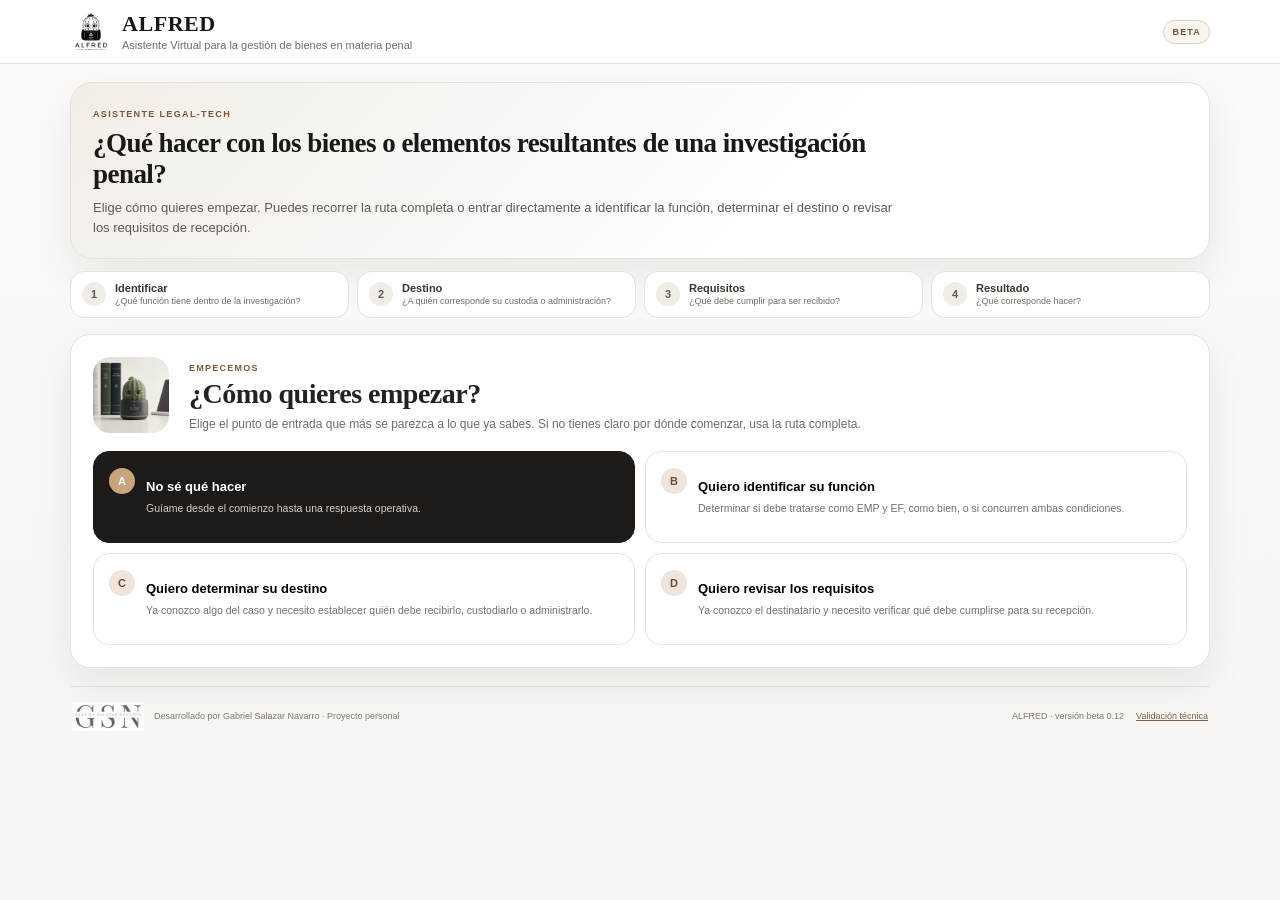
<file: index.html>
<!doctype html>
<html lang="es">
<head>
<meta charset="utf-8">
<meta name="viewport" content="width=device-width,initial-scale=1,viewport-fit=cover">
<meta name="theme-color" content="#171614">
<meta name="color-scheme" content="light">
<meta name="description" content="ALFRED: Asistente Virtual para la gestión de bienes en materia penal.">
<link rel="manifest" href="manifest.webmanifest">
<link rel="apple-touch-icon" href="assets/apple-touch-icon.png">
<link rel="icon" href="assets/icon-192.png">
<title>ALFRED · Asistente Virtual para la gestión de bienes en materia penal</title>
<link rel="stylesheet" href="styles.css">
</head>
<body>
<header class="topbar">
  <div class="topbarInner">
    <button id="brandHome" class="brand brandButton" type="button" aria-label="ALFRED, inicio">
      <img src="assets/alfred-mark.webp" alt="" class="brandMark">
      <span class="brandCopy"><strong>ALFRED</strong><small>Asistente Virtual para la gestión de bienes en materia penal</small></span>
    </button>
    <span class="beta">BETA</span>
  </div>
</header>

<div class="appShell">
  <section class="introPanel compactIntro">
    <div class="introCopy">
      <span class="eyebrow">ASISTENTE LEGAL-TECH</span>
      <h1>¿Qué hacer con los bienes o elementos resultantes de una investigación penal?</h1>
      <p>Elige cómo quieres empezar. Puedes recorrer la ruta completa o entrar directamente a identificar la función, determinar el destino o revisar los requisitos de recepción.</p>
    </div>
  </section>

  <nav class="phasebar interactivePhases" aria-label="Etapas de ALFRED">
    <button id="ph1" class="phase" type="button" data-module="identify"><b>1</b><span><strong>Identificar</strong><em>¿Qué función tiene dentro de la investigación?</em></span></button>
    <button id="ph2" class="phase" type="button" data-module="destination"><b>2</b><span><strong>Destino</strong><em>¿A quién corresponde su custodia o administración?</em></span></button>
    <button id="ph3" class="phase" type="button" data-module="validate"><b>3</b><span><strong>Requisitos</strong><em>¿Qué debe cumplir para ser recibido?</em></span></button>
    <button id="ph4" class="phase" type="button" data-module="result"><b>4</b><span><strong>Resultado</strong><em>¿Qué corresponde hacer?</em></span></button>
  </nav>

  <div class="workspace">
    <aside id="routeSidebar" class="routeSidebar" aria-label="Ruta recorrida">
      <div class="routeHeader">
        <div><span class="routeLabel">Ruta recorrida</span><span id="routeCount" class="routeCount">0 pasos</span></div>
        <div class="routeActions"><button id="toggleRoute" class="textButton mobileOnly" type="button">Ver</button><button id="restart" class="textButton" type="button">Reiniciar</button></div>
      </div>
      <div id="routeBody" class="routeBody">
        <div id="history" class="history"></div>
        <button id="back" class="secondary fullWidth" disabled type="button">← Volver</button>
        <p class="sideHint">Responde hechos que puedas observar o verificar. No necesitas memorizar la norma.</p>
      </div>
    </aside>

    <main class="mainColumn">
      <div id="coherence" class="warn hidden"></div>

      <section id="homeCard" class="card homeCard">
        <div class="homeIntro">
          <img src="assets/alfred-main.webp" alt="Alfred" class="homeAlfred">
          <div><span class="kicker">EMPECEMOS</span><h2>¿Cómo quieres empezar?</h2><p>Elige el punto de entrada que más se parezca a lo que ya sabes. Si no tienes claro por dónde comenzar, usa la ruta completa.</p></div>
        </div>
        <div class="moduleGrid">
          <button class="moduleCard featured" type="button" data-home="guided"><span class="moduleNumber">A</span><strong>No sé qué hacer</strong><small>Guíame desde el comienzo hasta una respuesta operativa.</small></button>
          <button class="moduleCard" type="button" data-home="identify"><span class="moduleNumber">B</span><strong>Quiero identificar su función</strong><small>Determinar si debe tratarse como EMP y EF, como bien, o si concurren ambas condiciones.</small></button>
          <button class="moduleCard" type="button" data-home="destination"><span class="moduleNumber">C</span><strong>Quiero determinar su destino</strong><small>Ya conozco algo del caso y necesito establecer quién debe recibirlo, custodiarlo o administrarlo.</small></button>
          <button class="moduleCard" type="button" data-home="validate"><span class="moduleNumber">D</span><strong>Quiero revisar los requisitos</strong><small>Ya conozco el destinatario y necesito verificar qué debe cumplirse para su recepción.</small></button>
        </div>
      </section>

      <section id="directDestCard" class="card hidden">
        <div class="cardHead"><span class="kicker">ACCESO DIRECTO · DESTINO</span><span class="assistantPill">Alfred orienta</span></div>
        <h2>¿Qué clase de elemento o bien tienes?</h2>
        <p class="intro">Este acceso es útil si ya conoces la categoría general. Si alguna opción te genera duda, vuelve a la ruta completa.</p>
        <div id="directDestOptions" class="options categoryOptions"></div>
        <div class="buttons"><button id="destGuided" class="secondary" type="button">No estoy seguro · usar ruta completa</button></div>
      </section>

      <section id="directValidateCard" class="card hidden">
        <div class="cardHead"><span class="kicker">ACCESO DIRECTO · REQUISITOS</span><span class="assistantPill">Alfred verifica</span></div>
        <h2>Selecciona el destinatario</h2>
        <p class="intro">Elige la entidad, área o custodio que ya tienes identificado. Alfred te mostrará los requisitos de recepción aplicables.</p>
        <label class="searchLabel" for="destinationSearch">Buscar destino</label>
        <input id="destinationSearch" class="searchInput" type="search" placeholder="Ej. Almacén, FEAB, SAE, DIAN, Medicina Legal…" autocomplete="off">
        <div id="popularDestinations" class="popularGrid"></div>
        <details class="allDestinations"><summary>Ver todos los destinos disponibles</summary><div id="allDestinationList" class="options destinationList"></div></details>
      </section>

      <section id="identifyResultCard" class="card withArt hidden">
        <img src="assets/alfred-idea.webp" alt="Alfred orientando" class="stageArt">
        <span class="kicker">RESULTADO DE IDENTIFICACIÓN</span><h2 id="identifyResultTitle"></h2>
        <div id="identifyResultBody"></div>
        <div class="buttons"><button id="identifyContinue" class="primary" type="button">Continuar hasta saber qué hacer</button><button id="identifyHome" class="secondary" type="button">Volver al inicio</button></div>
      </section>

      <section id="lastResultCard" class="card withArt hidden">
        <img src="assets/alfred-done.webp" alt="Alfred con resultado" class="stageArt">
        <span class="kicker">ÚLTIMO RESULTADO</span><h2 id="lastResultTitle">Tu último resultado</h2>
        <div id="lastResultBody"></div>
        <div class="buttons"><button id="lastResultNew" class="primary" type="button">Nueva consulta</button></div>
      </section>

      <section id="legalCard" class="card withArt hidden">
        <img src="assets/alfred-curious.webp" alt="Alfred preguntando" class="stageArt">
        <div class="cardHead"><div class="tags"><span id="nodeCode" class="tag internalCode"></span><span id="nodeKind" class="tag muted"></span></div><span class="assistantPill">Alfred te guía</span></div>
        <h2 id="nodeTitle"></h2>
        <p id="nodeIntro" class="intro"></p>
        <div id="options" class="options"></div>
        <button id="helpBtn" class="helpBtn" type="button">Alfred, explícame cómo decidir</button>
        <div id="helpPanel" class="helpPanel hidden"></div>
        <details class="legalDetails"><summary>Ver fundamento jurídico</summary><div id="legalDetails"></div></details>
      </section>

      <section id="destRouteCard" class="card withArt hidden">
        <img src="assets/alfred-idea.webp" alt="Alfred orientando" class="stageArt">
        <div class="cardHead"><div class="tags"><span id="drCode" class="tag internalCode"></span><span class="tag desttag">DESTINO</span></div><span class="assistantPill">Alfred orienta</span></div>
        <h2 id="drTitle"></h2><p id="drIntro" class="intro"></p>
        <div id="drOptions" class="options"></div>
        <button id="drHelpBtn" class="helpBtn" type="button">Alfred, explícame cómo decidir</button>
        <div id="drHelpPanel" class="helpPanel hidden"></div>
      </section>

      <section id="destinationCard" class="card withArt hidden">
        <img src="assets/alfred-idea.webp" alt="Alfred encontró el destino" class="stageArt">
        <div class="kicker">DESTINO QUE CORRESPONDE</div><h2 id="destTitle"></h2>
        <p class="destinationLead">Ya identificamos a quién corresponde su recepción, custodia o administración. Ahora puedes revisar los requisitos aplicables.</p>
        <div id="destSummary" class="resultGrid"></div>
        <div class="buttons"><button id="validateBtn" class="primary" type="button">Revisar requisitos de recepción</button><button id="destBack" class="secondary" type="button">← Revisar ruta</button></div>
        <details><summary>Ver fundamento del destino</summary><div id="destLegal"></div></details>
      </section>

      <section id="dispositionCard" class="card withArt hidden">
        <img src="assets/alfred-idea.webp" alt="Alfred orientando" class="stageArt">
        <div class="kicker">TRATAMIENTO / DISPOSICIÓN FINAL</div><h2 id="dispTitle"></h2>
        <p class="destinationLead">La destrucción no elimina la etapa de custodia. Alfred separa quién responde por el bien mientras existe, qué debe preservarse, quién decide y quién ejecuta la disposición.</p>
        <div id="dispSummary" class="resultGrid"></div>
        <div class="buttons"><button id="dispositionValidateBtn" class="primary" type="button">Revisar requisitos para la destrucción</button><button id="dispositionBack" class="secondary" type="button">← Revisar ruta</button></div>
        <details><summary>Ver fundamento de la disposición</summary><div id="dispLegal"></div></details>
      </section>

      <section id="temporaryCard" class="card final withArt hidden">
        <img src="assets/alfred-idea.webp" alt="Alfred orientando" class="stageArt">
        <div id="tempStatus" class="status mid"></div><h2 id="tempTitle"></h2>
        <div id="tempBody"></div>
        <div class="buttons"><button id="tempResume" class="primary" type="button">Revisar nuevamente</button><button id="tempBack" class="secondary" type="button">← Revisar ruta</button><button id="tempHome" class="secondary" type="button">Nueva consulta</button></div>
        <details><summary>Ver fundamento jurídico</summary><div id="tempLegal"></div></details>
      </section>

      <section id="checkCard" class="card withArt hidden">
        <img src="assets/alfred-main.webp" alt="Alfred verificando" class="stageArt">
        <div id="checkKicker" class="kicker">CHECKLIST DE RECEPCIÓN</div><h2 id="checkTitle"></h2>
        <p id="checkSub" class="sub">Marca cada requisito según la situación real. Los requisitos condicionales permiten “No aplica”.</p>
        <div id="checkItems"></div>
        <div class="buttons"><button id="evaluateBtn" class="primary" type="button">Evaluar</button><button id="checkBack" class="secondary" type="button">← Volver al destino</button></div>
      </section>

      <section id="finalCard" class="card final withArt hidden">
        <img src="assets/alfred-done.webp" alt="Alfred finalizó" class="stageArt">
        <div id="finalStatus" class="status"></div><h2 id="finalTitle"></h2>
        <div id="finalBody"></div>
        <div class="buttons"><button id="copy" class="primary" type="button">Copiar resultado</button><button id="again" class="secondary" type="button">Nueva consulta</button></div>
      </section>
    </main>
  </div>

  <footer class="footerBar">
    <div class="footerCredit"><img src="assets/gsn-logo.webp" alt="Gabriel Salazar Navarro" class="footerLogo"><span>Desarrollado por Gabriel Salazar Navarro · Proyecto personal</span></div>
    <div class="footerMeta"><span>ALFRED · versión beta 0.12</span><button id="testsBtn" class="footerLink" type="button">Validación técnica</button></div>
  </footer>
</div>

<div id="modal" class="modal hidden"><div class="modalbox"><div class="modalhead"><div><span class="eyebrow">VALIDACIÓN TÉCNICA</span><h2>Casos de prueba de ALFRED</h2></div><button id="closeModal" class="modalGhost" type="button">Cerrar</button></div><div id="testList"></div></div></div>
<script src="data.js"></script><script src="app.js"></script>
</body></html>
</file>
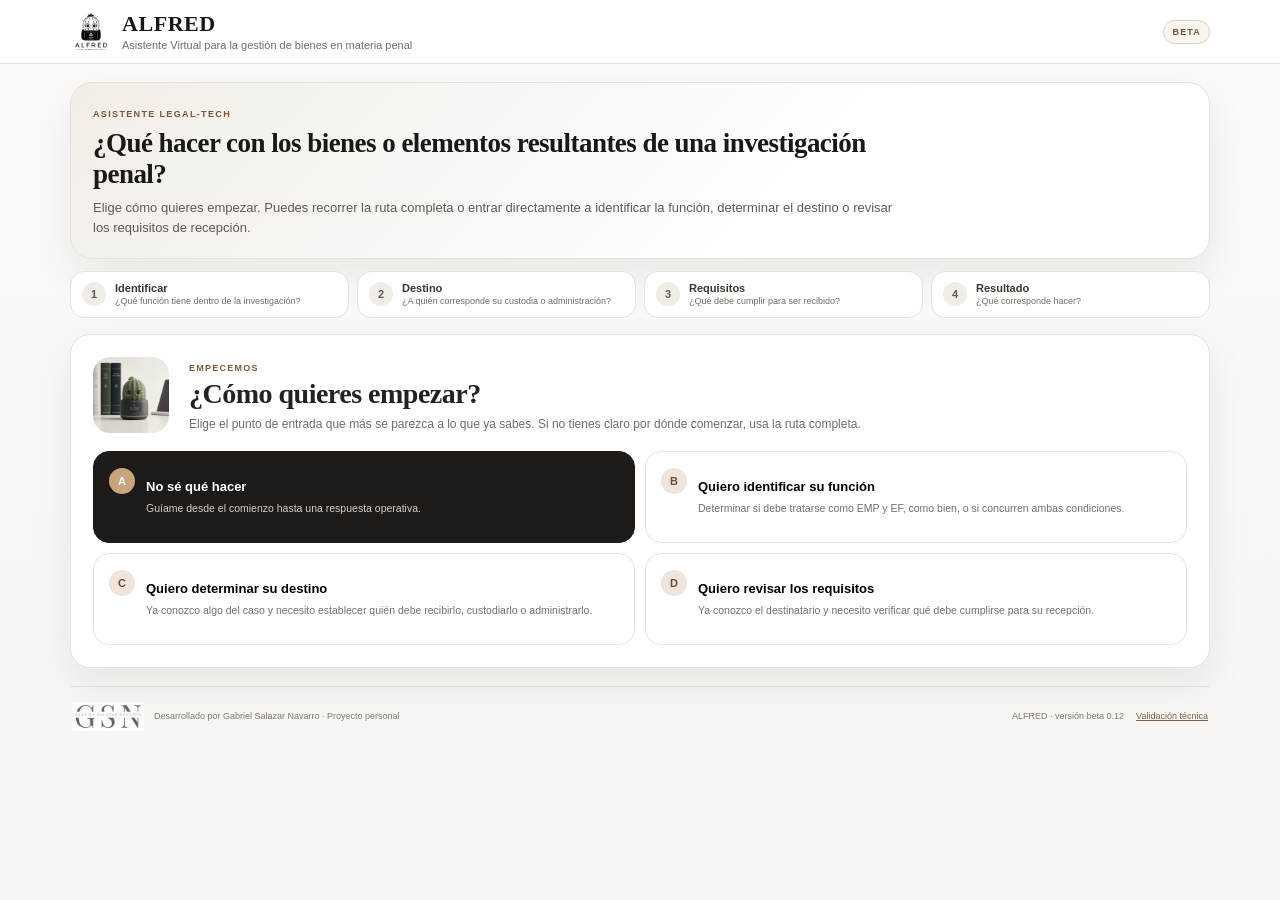
<file: desktop.html>
<!doctype html>
<html lang="es">
<head>
<meta charset="utf-8">
<meta name="viewport" content="width=device-width,initial-scale=1,viewport-fit=cover">
<meta name="theme-color" content="#171614">
<meta name="color-scheme" content="light">
<meta name="description" content="ALFRED: Asistente Virtual para la gestión de bienes en materia penal.">
<link rel="manifest" href="manifest.webmanifest">
<link rel="apple-touch-icon" href="assets/apple-touch-icon.png">
<link rel="icon" href="assets/icon-192.png">
<title>ALFRED Desktop · Asistente Virtual para la gestión de bienes en materia penal</title>
<link rel="stylesheet" href="styles.css">
</head>
<body class="forceDesktop">
<header class="topbar">
  <div class="topbarInner">
    <button id="brandHome" class="brand brandButton" type="button" aria-label="ALFRED, inicio">
      <img src="assets/alfred-mark.webp" alt="" class="brandMark">
      <span class="brandCopy"><strong>ALFRED</strong><small>Asistente Virtual para la gestión de bienes en materia penal</small></span>
    </button>
    <span class="beta">BETA</span>
  </div>
</header>

<div class="appShell">
  <section class="introPanel compactIntro">
    <div class="introCopy">
      <span class="eyebrow">ASISTENTE LEGAL-TECH</span>
      <h1>¿Qué hacer con los bienes o elementos resultantes de una investigación penal?</h1>
      <p>Elige cómo quieres empezar. Puedes recorrer la ruta completa o entrar directamente a identificar la función, determinar el destino o revisar los requisitos de recepción.</p>
    </div>
  </section>

  <nav class="phasebar interactivePhases" aria-label="Etapas de ALFRED">
    <button id="ph1" class="phase" type="button" data-module="identify"><b>1</b><span><strong>Identificar</strong><em>¿Qué función tiene dentro de la investigación?</em></span></button>
    <button id="ph2" class="phase" type="button" data-module="destination"><b>2</b><span><strong>Destino</strong><em>¿A quién corresponde su custodia o administración?</em></span></button>
    <button id="ph3" class="phase" type="button" data-module="validate"><b>3</b><span><strong>Requisitos</strong><em>¿Qué debe cumplir para ser recibido?</em></span></button>
    <button id="ph4" class="phase" type="button" data-module="result"><b>4</b><span><strong>Resultado</strong><em>¿Qué corresponde hacer?</em></span></button>
  </nav>

  <div class="workspace">
    <aside id="routeSidebar" class="routeSidebar" aria-label="Ruta recorrida">
      <div class="routeHeader">
        <div><span class="routeLabel">Ruta recorrida</span><span id="routeCount" class="routeCount">0 pasos</span></div>
        <div class="routeActions"><button id="toggleRoute" class="textButton mobileOnly" type="button">Ver</button><button id="restart" class="textButton" type="button">Reiniciar</button></div>
      </div>
      <div id="routeBody" class="routeBody">
        <div id="history" class="history"></div>
        <button id="back" class="secondary fullWidth" disabled type="button">← Volver</button>
        <p class="sideHint">Responde hechos que puedas observar o verificar. No necesitas memorizar la norma.</p>
      </div>
    </aside>

    <main class="mainColumn">
      <div id="coherence" class="warn hidden"></div>

      <section id="homeCard" class="card homeCard">
        <div class="homeIntro">
          <img src="assets/alfred-main.webp" alt="Alfred" class="homeAlfred">
          <div><span class="kicker">EMPECEMOS</span><h2>¿Cómo quieres empezar?</h2><p>Elige el punto de entrada que más se parezca a lo que ya sabes. Si no tienes claro por dónde comenzar, usa la ruta completa.</p></div>
        </div>
        <div class="moduleGrid">
          <button class="moduleCard featured" type="button" data-home="guided"><span class="moduleNumber">A</span><strong>No sé qué hacer</strong><small>Guíame desde el comienzo hasta una respuesta operativa.</small></button>
          <button class="moduleCard" type="button" data-home="identify"><span class="moduleNumber">B</span><strong>Quiero identificar su función</strong><small>Determinar si debe tratarse como EMP y EF, como bien, o si concurren ambas condiciones.</small></button>
          <button class="moduleCard" type="button" data-home="destination"><span class="moduleNumber">C</span><strong>Quiero determinar su destino</strong><small>Ya conozco algo del caso y necesito establecer quién debe recibirlo, custodiarlo o administrarlo.</small></button>
          <button class="moduleCard" type="button" data-home="validate"><span class="moduleNumber">D</span><strong>Quiero revisar los requisitos</strong><small>Ya conozco el destinatario y necesito verificar qué debe cumplirse para su recepción.</small></button>
        </div>
      </section>

      <section id="directDestCard" class="card hidden">
        <div class="cardHead"><span class="kicker">ACCESO DIRECTO · DESTINO</span><span class="assistantPill">Alfred orienta</span></div>
        <h2>¿Qué clase de elemento o bien tienes?</h2>
        <p class="intro">Este acceso es útil si ya conoces la categoría general. Si alguna opción te genera duda, vuelve a la ruta completa.</p>
        <div id="directDestOptions" class="options categoryOptions"></div>
        <div class="buttons"><button id="destGuided" class="secondary" type="button">No estoy seguro · usar ruta completa</button></div>
      </section>

      <section id="directValidateCard" class="card hidden">
        <div class="cardHead"><span class="kicker">ACCESO DIRECTO · REQUISITOS</span><span class="assistantPill">Alfred verifica</span></div>
        <h2>Selecciona el destinatario</h2>
        <p class="intro">Elige la entidad, área o custodio que ya tienes identificado. Alfred te mostrará los requisitos de recepción aplicables.</p>
        <label class="searchLabel" for="destinationSearch">Buscar destino</label>
        <input id="destinationSearch" class="searchInput" type="search" placeholder="Ej. Almacén, FEAB, SAE, DIAN, Medicina Legal…" autocomplete="off">
        <div id="popularDestinations" class="popularGrid"></div>
        <details class="allDestinations"><summary>Ver todos los destinos disponibles</summary><div id="allDestinationList" class="options destinationList"></div></details>
      </section>

      <section id="identifyResultCard" class="card withArt hidden">
        <img src="assets/alfred-idea.webp" alt="Alfred orientando" class="stageArt">
        <span class="kicker">RESULTADO DE IDENTIFICACIÓN</span><h2 id="identifyResultTitle"></h2>
        <div id="identifyResultBody"></div>
        <div class="buttons"><button id="identifyContinue" class="primary" type="button">Continuar hasta saber qué hacer</button><button id="identifyHome" class="secondary" type="button">Volver al inicio</button></div>
      </section>

      <section id="lastResultCard" class="card withArt hidden">
        <img src="assets/alfred-done.webp" alt="Alfred con resultado" class="stageArt">
        <span class="kicker">ÚLTIMO RESULTADO</span><h2 id="lastResultTitle">Tu último resultado</h2>
        <div id="lastResultBody"></div>
        <div class="buttons"><button id="lastResultNew" class="primary" type="button">Nueva consulta</button></div>
      </section>

      <section id="legalCard" class="card withArt hidden">
        <img src="assets/alfred-curious.webp" alt="Alfred preguntando" class="stageArt">
        <div class="cardHead"><div class="tags"><span id="nodeCode" class="tag internalCode"></span><span id="nodeKind" class="tag muted"></span></div><span class="assistantPill">Alfred te guía</span></div>
        <h2 id="nodeTitle"></h2>
        <p id="nodeIntro" class="intro"></p>
        <div id="options" class="options"></div>
        <button id="helpBtn" class="helpBtn" type="button">Alfred, explícame cómo decidir</button>
        <div id="helpPanel" class="helpPanel hidden"></div>
        <details class="legalDetails"><summary>Ver fundamento jurídico</summary><div id="legalDetails"></div></details>
      </section>

      <section id="destRouteCard" class="card withArt hidden">
        <img src="assets/alfred-idea.webp" alt="Alfred orientando" class="stageArt">
        <div class="cardHead"><div class="tags"><span id="drCode" class="tag internalCode"></span><span class="tag desttag">DESTINO</span></div><span class="assistantPill">Alfred orienta</span></div>
        <h2 id="drTitle"></h2><p id="drIntro" class="intro"></p>
        <div id="drOptions" class="options"></div>
        <button id="drHelpBtn" class="helpBtn" type="button">Alfred, explícame cómo decidir</button>
        <div id="drHelpPanel" class="helpPanel hidden"></div>
      </section>

      <section id="destinationCard" class="card withArt hidden">
        <img src="assets/alfred-idea.webp" alt="Alfred encontró el destino" class="stageArt">
        <div class="kicker">DESTINO QUE CORRESPONDE</div><h2 id="destTitle"></h2>
        <p class="destinationLead">Ya identificamos a quién corresponde su recepción, custodia o administración. Ahora puedes revisar los requisitos aplicables.</p>
        <div id="destSummary" class="resultGrid"></div>
        <div class="buttons"><button id="validateBtn" class="primary" type="button">Revisar requisitos de recepción</button><button id="destBack" class="secondary" type="button">← Revisar ruta</button></div>
        <details><summary>Ver fundamento del destino</summary><div id="destLegal"></div></details>
      </section>

      <section id="dispositionCard" class="card withArt hidden">
        <img src="assets/alfred-idea.webp" alt="Alfred orientando" class="stageArt">
        <div class="kicker">TRATAMIENTO / DISPOSICIÓN FINAL</div><h2 id="dispTitle"></h2>
        <p class="destinationLead">La destrucción no elimina la etapa de custodia. Alfred separa quién responde por el bien mientras existe, qué debe preservarse, quién decide y quién ejecuta la disposición.</p>
        <div id="dispSummary" class="resultGrid"></div>
        <div class="buttons"><button id="dispositionValidateBtn" class="primary" type="button">Revisar requisitos para la destrucción</button><button id="dispositionBack" class="secondary" type="button">← Revisar ruta</button></div>
        <details><summary>Ver fundamento de la disposición</summary><div id="dispLegal"></div></details>
      </section>

      <section id="temporaryCard" class="card final withArt hidden">
        <img src="assets/alfred-idea.webp" alt="Alfred orientando" class="stageArt">
        <div id="tempStatus" class="status mid"></div><h2 id="tempTitle"></h2>
        <div id="tempBody"></div>
        <div class="buttons"><button id="tempResume" class="primary" type="button">Revisar nuevamente</button><button id="tempBack" class="secondary" type="button">← Revisar ruta</button><button id="tempHome" class="secondary" type="button">Nueva consulta</button></div>
        <details><summary>Ver fundamento jurídico</summary><div id="tempLegal"></div></details>
      </section>

      <section id="checkCard" class="card withArt hidden">
        <img src="assets/alfred-main.webp" alt="Alfred verificando" class="stageArt">
        <div id="checkKicker" class="kicker">CHECKLIST DE RECEPCIÓN</div><h2 id="checkTitle"></h2>
        <p id="checkSub" class="sub">Marca cada requisito según la situación real. Los requisitos condicionales permiten “No aplica”.</p>
        <div id="checkItems"></div>
        <div class="buttons"><button id="evaluateBtn" class="primary" type="button">Evaluar</button><button id="checkBack" class="secondary" type="button">← Volver al destino</button></div>
      </section>

      <section id="finalCard" class="card final withArt hidden">
        <img src="assets/alfred-done.webp" alt="Alfred finalizó" class="stageArt">
        <div id="finalStatus" class="status"></div><h2 id="finalTitle"></h2>
        <div id="finalBody"></div>
        <div class="buttons"><button id="copy" class="primary" type="button">Copiar resultado</button><button id="again" class="secondary" type="button">Nueva consulta</button></div>
      </section>
    </main>
  </div>

  <footer class="footerBar">
    <div class="footerCredit"><img src="assets/gsn-logo.webp" alt="Gabriel Salazar Navarro" class="footerLogo"><span>Desarrollado por Gabriel Salazar Navarro · Proyecto personal</span></div>
    <div class="footerMeta"><span>ALFRED · versión beta 0.12</span><button id="testsBtn" class="footerLink" type="button">Validación técnica</button></div>
  </footer>
</div>

<div id="modal" class="modal hidden"><div class="modalbox"><div class="modalhead"><div><span class="eyebrow">VALIDACIÓN TÉCNICA</span><h2>Casos de prueba de ALFRED</h2></div><button id="closeModal" class="modalGhost" type="button">Cerrar</button></div><div id="testList"></div></div></div>
<script src="data.js"></script><script src="app.js"></script>
</body></html>
</file>
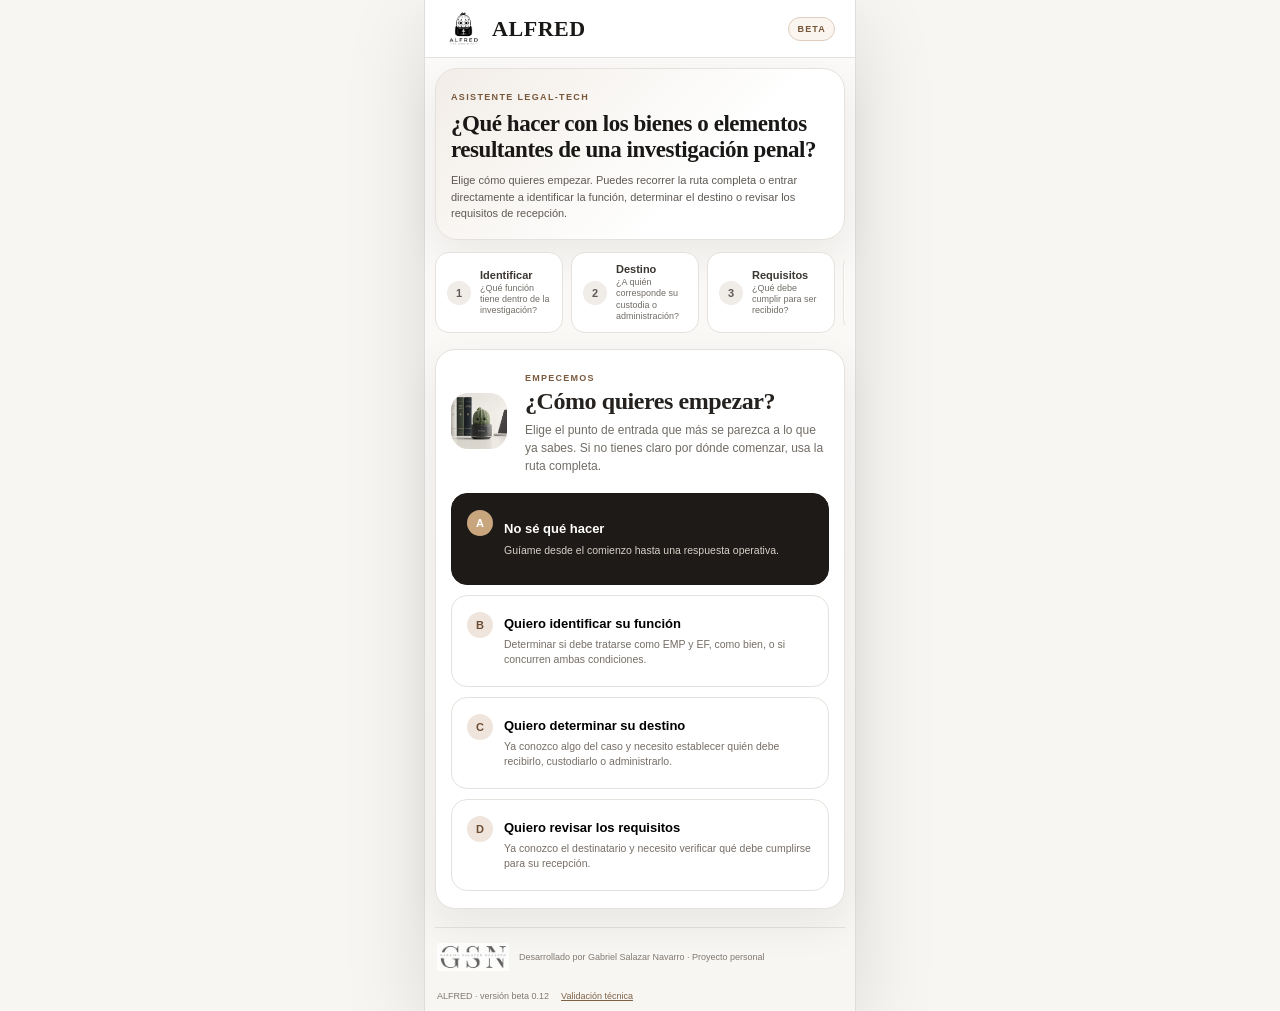
<file: mobile.html>
<!doctype html>
<html lang="es">
<head>
<meta charset="utf-8">
<meta name="viewport" content="width=device-width,initial-scale=1,viewport-fit=cover">
<meta name="theme-color" content="#171614">
<meta name="color-scheme" content="light">
<meta name="description" content="ALFRED: Asistente Virtual para la gestión de bienes en materia penal.">
<link rel="manifest" href="manifest.webmanifest">
<link rel="apple-touch-icon" href="assets/apple-touch-icon.png">
<link rel="icon" href="assets/icon-192.png">
<title>ALFRED Mobile · Asistente Virtual para la gestión de bienes en materia penal</title>
<link rel="stylesheet" href="styles.css">
</head>
<body class="forceMobile">
<header class="topbar">
  <div class="topbarInner">
    <button id="brandHome" class="brand brandButton" type="button" aria-label="ALFRED, inicio">
      <img src="assets/alfred-mark.webp" alt="" class="brandMark">
      <span class="brandCopy"><strong>ALFRED</strong><small>Asistente Virtual para la gestión de bienes en materia penal</small></span>
    </button>
    <span class="beta">BETA</span>
  </div>
</header>

<div class="appShell">
  <section class="introPanel compactIntro">
    <div class="introCopy">
      <span class="eyebrow">ASISTENTE LEGAL-TECH</span>
      <h1>¿Qué hacer con los bienes o elementos resultantes de una investigación penal?</h1>
      <p>Elige cómo quieres empezar. Puedes recorrer la ruta completa o entrar directamente a identificar la función, determinar el destino o revisar los requisitos de recepción.</p>
    </div>
  </section>

  <nav class="phasebar interactivePhases" aria-label="Etapas de ALFRED">
    <button id="ph1" class="phase" type="button" data-module="identify"><b>1</b><span><strong>Identificar</strong><em>¿Qué función tiene dentro de la investigación?</em></span></button>
    <button id="ph2" class="phase" type="button" data-module="destination"><b>2</b><span><strong>Destino</strong><em>¿A quién corresponde su custodia o administración?</em></span></button>
    <button id="ph3" class="phase" type="button" data-module="validate"><b>3</b><span><strong>Requisitos</strong><em>¿Qué debe cumplir para ser recibido?</em></span></button>
    <button id="ph4" class="phase" type="button" data-module="result"><b>4</b><span><strong>Resultado</strong><em>¿Qué corresponde hacer?</em></span></button>
  </nav>

  <div class="workspace">
    <aside id="routeSidebar" class="routeSidebar" aria-label="Ruta recorrida">
      <div class="routeHeader">
        <div><span class="routeLabel">Ruta recorrida</span><span id="routeCount" class="routeCount">0 pasos</span></div>
        <div class="routeActions"><button id="toggleRoute" class="textButton mobileOnly" type="button">Ver</button><button id="restart" class="textButton" type="button">Reiniciar</button></div>
      </div>
      <div id="routeBody" class="routeBody">
        <div id="history" class="history"></div>
        <button id="back" class="secondary fullWidth" disabled type="button">← Volver</button>
        <p class="sideHint">Responde hechos que puedas observar o verificar. No necesitas memorizar la norma.</p>
      </div>
    </aside>

    <main class="mainColumn">
      <div id="coherence" class="warn hidden"></div>

      <section id="homeCard" class="card homeCard">
        <div class="homeIntro">
          <img src="assets/alfred-main.webp" alt="Alfred" class="homeAlfred">
          <div><span class="kicker">EMPECEMOS</span><h2>¿Cómo quieres empezar?</h2><p>Elige el punto de entrada que más se parezca a lo que ya sabes. Si no tienes claro por dónde comenzar, usa la ruta completa.</p></div>
        </div>
        <div class="moduleGrid">
          <button class="moduleCard featured" type="button" data-home="guided"><span class="moduleNumber">A</span><strong>No sé qué hacer</strong><small>Guíame desde el comienzo hasta una respuesta operativa.</small></button>
          <button class="moduleCard" type="button" data-home="identify"><span class="moduleNumber">B</span><strong>Quiero identificar su función</strong><small>Determinar si debe tratarse como EMP y EF, como bien, o si concurren ambas condiciones.</small></button>
          <button class="moduleCard" type="button" data-home="destination"><span class="moduleNumber">C</span><strong>Quiero determinar su destino</strong><small>Ya conozco algo del caso y necesito establecer quién debe recibirlo, custodiarlo o administrarlo.</small></button>
          <button class="moduleCard" type="button" data-home="validate"><span class="moduleNumber">D</span><strong>Quiero revisar los requisitos</strong><small>Ya conozco el destinatario y necesito verificar qué debe cumplirse para su recepción.</small></button>
        </div>
      </section>

      <section id="directDestCard" class="card hidden">
        <div class="cardHead"><span class="kicker">ACCESO DIRECTO · DESTINO</span><span class="assistantPill">Alfred orienta</span></div>
        <h2>¿Qué clase de elemento o bien tienes?</h2>
        <p class="intro">Este acceso es útil si ya conoces la categoría general. Si alguna opción te genera duda, vuelve a la ruta completa.</p>
        <div id="directDestOptions" class="options categoryOptions"></div>
        <div class="buttons"><button id="destGuided" class="secondary" type="button">No estoy seguro · usar ruta completa</button></div>
      </section>

      <section id="directValidateCard" class="card hidden">
        <div class="cardHead"><span class="kicker">ACCESO DIRECTO · REQUISITOS</span><span class="assistantPill">Alfred verifica</span></div>
        <h2>Selecciona el destinatario</h2>
        <p class="intro">Elige la entidad, área o custodio que ya tienes identificado. Alfred te mostrará los requisitos de recepción aplicables.</p>
        <label class="searchLabel" for="destinationSearch">Buscar destino</label>
        <input id="destinationSearch" class="searchInput" type="search" placeholder="Ej. Almacén, FEAB, SAE, DIAN, Medicina Legal…" autocomplete="off">
        <div id="popularDestinations" class="popularGrid"></div>
        <details class="allDestinations"><summary>Ver todos los destinos disponibles</summary><div id="allDestinationList" class="options destinationList"></div></details>
      </section>

      <section id="identifyResultCard" class="card withArt hidden">
        <img src="assets/alfred-idea.webp" alt="Alfred orientando" class="stageArt">
        <span class="kicker">RESULTADO DE IDENTIFICACIÓN</span><h2 id="identifyResultTitle"></h2>
        <div id="identifyResultBody"></div>
        <div class="buttons"><button id="identifyContinue" class="primary" type="button">Continuar hasta saber qué hacer</button><button id="identifyHome" class="secondary" type="button">Volver al inicio</button></div>
      </section>

      <section id="lastResultCard" class="card withArt hidden">
        <img src="assets/alfred-done.webp" alt="Alfred con resultado" class="stageArt">
        <span class="kicker">ÚLTIMO RESULTADO</span><h2 id="lastResultTitle">Tu último resultado</h2>
        <div id="lastResultBody"></div>
        <div class="buttons"><button id="lastResultNew" class="primary" type="button">Nueva consulta</button></div>
      </section>

      <section id="legalCard" class="card withArt hidden">
        <img src="assets/alfred-curious.webp" alt="Alfred preguntando" class="stageArt">
        <div class="cardHead"><div class="tags"><span id="nodeCode" class="tag internalCode"></span><span id="nodeKind" class="tag muted"></span></div><span class="assistantPill">Alfred te guía</span></div>
        <h2 id="nodeTitle"></h2>
        <p id="nodeIntro" class="intro"></p>
        <div id="options" class="options"></div>
        <button id="helpBtn" class="helpBtn" type="button">Alfred, explícame cómo decidir</button>
        <div id="helpPanel" class="helpPanel hidden"></div>
        <details class="legalDetails"><summary>Ver fundamento jurídico</summary><div id="legalDetails"></div></details>
      </section>

      <section id="destRouteCard" class="card withArt hidden">
        <img src="assets/alfred-idea.webp" alt="Alfred orientando" class="stageArt">
        <div class="cardHead"><div class="tags"><span id="drCode" class="tag internalCode"></span><span class="tag desttag">DESTINO</span></div><span class="assistantPill">Alfred orienta</span></div>
        <h2 id="drTitle"></h2><p id="drIntro" class="intro"></p>
        <div id="drOptions" class="options"></div>
        <button id="drHelpBtn" class="helpBtn" type="button">Alfred, explícame cómo decidir</button>
        <div id="drHelpPanel" class="helpPanel hidden"></div>
      </section>

      <section id="destinationCard" class="card withArt hidden">
        <img src="assets/alfred-idea.webp" alt="Alfred encontró el destino" class="stageArt">
        <div class="kicker">DESTINO QUE CORRESPONDE</div><h2 id="destTitle"></h2>
        <p class="destinationLead">Ya identificamos a quién corresponde su recepción, custodia o administración. Ahora puedes revisar los requisitos aplicables.</p>
        <div id="destSummary" class="resultGrid"></div>
        <div class="buttons"><button id="validateBtn" class="primary" type="button">Revisar requisitos de recepción</button><button id="destBack" class="secondary" type="button">← Revisar ruta</button></div>
        <details><summary>Ver fundamento del destino</summary><div id="destLegal"></div></details>
      </section>

      <section id="dispositionCard" class="card withArt hidden">
        <img src="assets/alfred-idea.webp" alt="Alfred orientando" class="stageArt">
        <div class="kicker">TRATAMIENTO / DISPOSICIÓN FINAL</div><h2 id="dispTitle"></h2>
        <p class="destinationLead">La destrucción no elimina la etapa de custodia. Alfred separa quién responde por el bien mientras existe, qué debe preservarse, quién decide y quién ejecuta la disposición.</p>
        <div id="dispSummary" class="resultGrid"></div>
        <div class="buttons"><button id="dispositionValidateBtn" class="primary" type="button">Revisar requisitos para la destrucción</button><button id="dispositionBack" class="secondary" type="button">← Revisar ruta</button></div>
        <details><summary>Ver fundamento de la disposición</summary><div id="dispLegal"></div></details>
      </section>

      <section id="temporaryCard" class="card final withArt hidden">
        <img src="assets/alfred-idea.webp" alt="Alfred orientando" class="stageArt">
        <div id="tempStatus" class="status mid"></div><h2 id="tempTitle"></h2>
        <div id="tempBody"></div>
        <div class="buttons"><button id="tempResume" class="primary" type="button">Revisar nuevamente</button><button id="tempBack" class="secondary" type="button">← Revisar ruta</button><button id="tempHome" class="secondary" type="button">Nueva consulta</button></div>
        <details><summary>Ver fundamento jurídico</summary><div id="tempLegal"></div></details>
      </section>

      <section id="checkCard" class="card withArt hidden">
        <img src="assets/alfred-main.webp" alt="Alfred verificando" class="stageArt">
        <div id="checkKicker" class="kicker">CHECKLIST DE RECEPCIÓN</div><h2 id="checkTitle"></h2>
        <p id="checkSub" class="sub">Marca cada requisito según la situación real. Los requisitos condicionales permiten “No aplica”.</p>
        <div id="checkItems"></div>
        <div class="buttons"><button id="evaluateBtn" class="primary" type="button">Evaluar</button><button id="checkBack" class="secondary" type="button">← Volver al destino</button></div>
      </section>

      <section id="finalCard" class="card final withArt hidden">
        <img src="assets/alfred-done.webp" alt="Alfred finalizó" class="stageArt">
        <div id="finalStatus" class="status"></div><h2 id="finalTitle"></h2>
        <div id="finalBody"></div>
        <div class="buttons"><button id="copy" class="primary" type="button">Copiar resultado</button><button id="again" class="secondary" type="button">Nueva consulta</button></div>
      </section>
    </main>
  </div>

  <footer class="footerBar">
    <div class="footerCredit"><img src="assets/gsn-logo.webp" alt="Gabriel Salazar Navarro" class="footerLogo"><span>Desarrollado por Gabriel Salazar Navarro · Proyecto personal</span></div>
    <div class="footerMeta"><span>ALFRED · versión beta 0.12</span><button id="testsBtn" class="footerLink" type="button">Validación técnica</button></div>
  </footer>
</div>

<div id="modal" class="modal hidden"><div class="modalbox"><div class="modalhead"><div><span class="eyebrow">VALIDACIÓN TÉCNICA</span><h2>Casos de prueba de ALFRED</h2></div><button id="closeModal" class="modalGhost" type="button">Cerrar</button></div><div id="testList"></div></div></div>
<script src="data.js"></script><script src="app.js"></script>
</body></html>
</file>
<file: styles.css>
:root{
 --bg:#f7f6f3; --paper:#ffffff; --ink:#191816; --ink2:#2b2926; --muted:#716c66;
 --line:#e5e1dc; --line2:#efebe6; --gold:#ad7f53; --goldSoft:#f4ece3;
 --green:#2d6651; --greenBg:#eef7f2; --red:#974b45; --redBg:#fff3f1;
 --shadow:0 16px 42px rgba(28,23,18,.07); --shadowSm:0 7px 22px rgba(28,23,18,.045);
 --max:1180px;
}
*{box-sizing:border-box} html{scroll-behavior:smooth;background:var(--bg)} body{margin:0;background:linear-gradient(180deg,#fbfaf8 0,#f7f6f3 100%);color:var(--ink);font-family:Inter,Segoe UI,Arial,sans-serif;-webkit-font-smoothing:antialiased} button{font:inherit} .hidden{display:none!important}
.topbar{height:64px;background:rgba(255,255,255,.92);backdrop-filter:blur(12px);border-bottom:1px solid var(--line);position:sticky;top:0;z-index:20}.topbarInner{height:100%;max-width:var(--max);margin:auto;padding:0 20px;display:flex;align-items:center;justify-content:space-between}.brand{display:flex;align-items:center;gap:10px;color:inherit;text-decoration:none;min-width:0}.brandMark{width:42px;height:42px;object-fit:contain}.brandCopy{min-width:0}.brandCopy strong{display:block;font-family:Georgia,'Times New Roman',serif;font-size:22px;letter-spacing:.025em;line-height:1}.brandCopy small{display:block;font-size:11px;color:var(--muted);margin-top:4px;white-space:nowrap;overflow:hidden;text-overflow:ellipsis}.beta{font-size:9px;font-weight:900;letter-spacing:.13em;color:#755638;border:1px solid #decdbd;background:#faf5ef;border-radius:999px;padding:6px 8px}
.appShell{max-width:var(--max);margin:auto;padding:18px 20px 26px}.introPanel{min-height:156px;display:grid;grid-template-columns:minmax(0,1fr) 126px;gap:24px;align-items:center;background:linear-gradient(135deg,#f2ede7,#fff 65%);border:1px solid var(--line);border-radius:22px;padding:25px 28px;box-shadow:var(--shadow)}.introCopy{max-width:860px}.eyebrow,.kicker{font-size:9px;letter-spacing:.15em;text-transform:uppercase;font-weight:900;color:#78583a}.introPanel h1{font-family:Georgia,'Times New Roman',serif;font-weight:600;letter-spacing:-.02em;font-size:31px;line-height:1.13;margin:7px 0 9px}.introPanel p{font-size:13px;line-height:1.52;color:#5f5953;margin:0;max-width:780px}.introAlfred{width:118px;height:118px;object-fit:cover;border-radius:22px;mix-blend-mode:multiply;opacity:.92}
.phasebar{display:grid;grid-template-columns:repeat(4,1fr);gap:8px;margin:12px 0 16px}.phase{min-width:0;border:1px solid var(--line);background:#fff;border-radius:14px;padding:10px 11px;display:flex;align-items:center;gap:9px;color:var(--muted)}.phase b{display:grid;place-items:center;flex:0 0 auto;width:24px;height:24px;border-radius:50%;background:#f0ede9;color:#625a52;font-size:11px}.phase strong{display:block;font-size:11px;color:#3b3631}.phase em{display:block;font-style:normal;font-size:9px;line-height:1.25;margin-top:2px;white-space:normal;overflow:visible;text-overflow:clip}.phase.active{border-color:#d7c0aa;background:#fcf8f4;box-shadow:var(--shadowSm)}.phase.active b{background:var(--gold);color:#fff}
.workspace{display:grid;grid-template-columns:236px minmax(0,1fr);gap:18px;align-items:start}.routeSidebar{position:sticky;top:82px;background:#fff;border:1px solid var(--line);border-radius:18px;padding:14px;box-shadow:var(--shadowSm);max-height:calc(100vh - 102px);overflow:auto}.routeHeader{display:flex;align-items:center;justify-content:space-between;gap:8px;margin-bottom:9px}.routeLabel{display:block;font-size:9px;font-weight:900;letter-spacing:.13em;text-transform:uppercase;color:var(--muted)}.routeCount{display:block;font-size:10px;color:#938a82;margin-top:3px}.textButton{border:0;background:transparent;color:#795a3b;font-size:10px;font-weight:800;cursor:pointer;padding:4px}.textButton:hover{text-decoration:underline}.history{display:grid;gap:7px;margin-bottom:10px}.hist{background:#fdfcfa;border:1px solid var(--line2);border-left:3px solid #d7bea7;border-radius:10px;padding:8px 9px;font-size:10px}.hist b{display:block;color:#413a34;line-height:1.3;margin-bottom:2px}.hist span{color:#7d756e;line-height:1.3}.sideHint{font-size:10px;line-height:1.45;color:#81786f;background:#faf7f4;border:1px solid var(--line2);border-radius:11px;padding:9px;margin:10px 0 0}.fullWidth{width:100%}
.mainColumn{min-width:0}.warn{padding:11px 13px;border-radius:12px;font-size:11px;line-height:1.45;margin-bottom:12px;background:var(--redBg);border:1px solid #ead1ce}.card{position:relative;overflow:hidden;background:#fff;border:1px solid var(--line);border-radius:20px;padding:22px 24px;box-shadow:var(--shadow)}.withArt{padding-right:112px}.stageArt{position:absolute;right:18px;top:18px;width:72px;height:72px;object-fit:cover;border-radius:17px;mix-blend-mode:multiply;opacity:.92;pointer-events:none}.cardHead{display:flex;justify-content:space-between;align-items:center;gap:10px;flex-wrap:wrap}.tags{display:flex;gap:6px;align-items:center}.internalCode{display:none}.tag{font-size:8px;font-weight:900;letter-spacing:.08em;border:1px solid var(--line);background:#f7f4f1;color:#736b63;border-radius:999px;padding:5px 7px}.tag.desttag{background:#eef6f2;color:var(--green)}.assistantPill{font-size:9px;font-weight:800;color:#755334;background:var(--goldSoft);border:1px solid #ead8c6;border-radius:999px;padding:6px 8px}.card h2{font-family:Georgia,'Times New Roman',serif;font-weight:600;letter-spacing:-.018em;color:#25211e;font-size:28px;line-height:1.16;margin:10px 0 8px}.intro{font-size:13px;line-height:1.52;color:#655e57;margin:0 0 9px;max-width:780px}.question{font-size:18px;line-height:1.5;font-weight:680;color:#302b27;margin:0 0 18px;max-width:820px}.sub,.destinationLead{font-size:12px;line-height:1.5;color:var(--muted)}.options{display:grid;gap:9px}.option{position:relative;width:100%;text-align:left;background:#fff;border:1px solid var(--line);border-radius:14px;padding:13px 42px 13px 14px;cursor:pointer;box-shadow:0 4px 12px rgba(28,23,18,.025);transition:.16s ease}.option:after{content:'›';position:absolute;right:14px;top:50%;transform:translateY(-50%);font-size:20px;color:#a18a75}.option:hover{border-color:#d2b99f;background:#fdf9f5;transform:translateY(-1px);box-shadow:0 8px 20px rgba(28,23,18,.05)}.option strong{display:block;font-size:13px;color:#332e29;line-height:1.35}.option small{display:block;font-size:11px;color:#7a7169;margin-top:3px;line-height:1.38}.helpBtn{margin-top:15px;border:1px solid #e7d8ca;background:#fbf7f3;color:#6b4c31;border-radius:13px;padding:10px 12px;font-size:11px;font-weight:800;cursor:pointer}.helpPanel{margin-top:9px;border:1px solid #eadfd5;background:#fcfaf8;border-radius:14px;padding:12px}.helpLayout{display:grid;grid-template-columns:64px minmax(0,1fr);gap:11px}.helpMascot{width:64px;height:64px;object-fit:cover;border-radius:14px;mix-blend-mode:multiply}.helpNote{border-left:2px solid #d2b69c;padding-left:10px}.helpPanel h3{font-size:9px;letter-spacing:.12em;text-transform:uppercase;color:#78583b;margin:0 0 4px}.helpPanel p{font-size:11px;line-height:1.5;color:#5d554e;margin:0 0 10px}.helpPanel p:last-child{margin-bottom:0}
details{border-top:1px solid var(--line2);margin-top:18px;padding-top:12px}summary{cursor:pointer;color:#66584b;font-size:11px;font-weight:800}.detailGrid,.resultGrid{display:grid;grid-template-columns:1fr 1fr;gap:9px;margin-top:11px}.block{background:#fff;border:1px solid var(--line2);border-radius:12px;padding:10px 11px}.block.full{grid-column:1/-1}.block h3{margin:0 0 4px;font-size:8px;letter-spacing:.09em;text-transform:uppercase;color:#81786f}.block p{margin:0;font-size:11px;line-height:1.46;color:#544d46;white-space:pre-line}.buttons{display:flex;gap:8px;flex-wrap:wrap;margin-top:17px}.primary,.secondary{border-radius:11px;padding:9px 12px;font-size:11px;font-weight:800;cursor:pointer}.primary{background:#1c1916;color:#fff;border:1px solid #1c1916}.primary:hover{background:#2a2520}.secondary{background:#fff;color:#302b26;border:1px solid var(--line)}.secondary:disabled{opacity:.4}.checkItem{background:#fff;border:1px solid var(--line2);border-radius:14px;padding:12px;margin-bottom:8px}.checkHead{display:flex;justify-content:space-between;gap:8px}.checkHead b{font-size:12px;line-height:1.35}.cond{font-size:8px;color:#7c736b;border:1px solid var(--line2);background:#f6f3f0;border-radius:999px;padding:4px 6px;white-space:nowrap}.checkItem p{font-size:11px;line-height:1.45}.tri{display:flex;gap:6px;flex-wrap:wrap}.tri button{background:#fff;border:1px solid var(--line);border-radius:9px;padding:7px 9px;font-size:10px;cursor:pointer}.tri button.sel-yes{background:var(--greenBg);border-color:#b5d0c3;color:var(--green);font-weight:800}.tri button.sel-no{background:var(--redBg);border-color:#e2c0bc;color:var(--red);font-weight:800}.tri button.sel-na{background:#f3f0ec;font-weight:800}.status{display:inline-block;border-radius:999px;padding:6px 9px;font-size:9px;font-weight:900;letter-spacing:.08em;margin-bottom:5px}.status.good{background:var(--greenBg);color:var(--green)}.status.bad{background:var(--redBg);color:var(--red)}.status.mid{background:#f6efe6;color:#78552f}.missing{border-left:3px solid #c47a72;background:#fff8f7;padding:9px 10px;margin:7px 0;border-radius:0 9px 9px 0;font-size:11px}.missing b{display:block;margin-bottom:3px}
.footerBar{margin-top:18px;border-top:1px solid var(--line);padding:15px 2px 0;display:flex;align-items:center;justify-content:space-between;gap:20px;color:#817970;font-size:9px}.footerCredit{display:flex;align-items:center;gap:10px}.footerLogo{width:72px;height:auto;opacity:.72}.footerMeta{display:flex;gap:12px;align-items:center}.footerLink{border:0;background:transparent;color:#7f6246;font-size:9px;cursor:pointer;text-decoration:underline;padding:0}
.modal{position:fixed;inset:0;background:rgba(18,15,12,.44);backdrop-filter:blur(8px);padding:24px;overflow:auto;z-index:40}.modalbox{max-width:980px;margin:auto;background:#fff;border-radius:20px;padding:20px;box-shadow:var(--shadow)}.modalhead{display:flex;justify-content:space-between;gap:16px;border-bottom:1px solid var(--line);padding-bottom:11px}.modalhead h2{font-family:Georgia,'Times New Roman',serif;margin:4px 0 0;font-size:24px}.modalGhost{background:#fff;border:1px solid var(--line);border-radius:10px;padding:8px 10px;cursor:pointer}.test{border:1px solid var(--line2);border-radius:12px;padding:11px;margin-top:8px;font-size:11px}.pass{display:inline-block;background:var(--greenBg);color:var(--green);padding:3px 6px;border-radius:999px;font-size:8px;font-weight:900}.testcode{font-family:Consolas,monospace;background:#f7f3ef;border-radius:7px;padding:7px;font-size:9px;line-height:1.4}
/* Responsive mobile web app */
@media(max-width:760px){
 .topbar{height:58px}.topbarInner{padding:0 12px}.brandMark{width:37px;height:37px}.brandCopy strong{font-size:20px}.brandCopy small{font-size:9px;max-width:230px}.appShell{padding:10px 10px 18px}.introPanel{min-height:0;grid-template-columns:minmax(0,1fr) 74px;gap:9px;border-radius:17px;padding:17px 15px}.introPanel h1{font-size:23px;line-height:1.15;margin:5px 0 7px}.introPanel p{font-size:11px;line-height:1.47}.introAlfred{width:70px;height:70px;border-radius:15px}.eyebrow{font-size:8px}.phasebar{display:flex;overflow-x:auto;gap:6px;margin:9px 0 10px;padding-bottom:2px;scrollbar-width:none}.phasebar::-webkit-scrollbar{display:none}.phase{flex:0 0 128px;padding:8px 9px;border-radius:12px}.phase b{width:21px;height:21px;font-size:10px}.phase strong{font-size:10px}.phase em{font-size:8px}.workspace{display:flex;flex-direction:column;gap:9px}.routeSidebar{position:relative;top:auto;order:0;max-height:none;border-radius:14px;padding:10px;overflow:visible}.routeHeader{margin-bottom:6px}.history{display:flex;overflow-x:auto;gap:6px;margin:5px 0 8px;padding-bottom:2px;scrollbar-width:none}.history::-webkit-scrollbar{display:none}.hist{flex:0 0 172px;padding:7px 8px;font-size:9px}.sideHint{display:none}.fullWidth{width:auto}.routeSidebar>.secondary{font-size:10px;padding:7px 10px}.mainColumn{order:1}.card{border-radius:17px;padding:17px 15px}.withArt{padding-right:72px}.stageArt{right:13px;top:13px;width:48px;height:48px;border-radius:12px}.assistantPill{display:none}.tag{font-size:7px;padding:4px 6px}.card h2{font-size:24px;margin-top:8px}.intro{font-size:12px;line-height:1.5}.question{font-size:16px;line-height:1.46;margin-bottom:15px}.options{gap:7px}.option{border-radius:12px;padding:12px 36px 12px 12px}.option strong{font-size:12px}.option small{font-size:10px}.helpBtn{width:100%;font-size:10px;padding:10px 11px;border-radius:12px}.helpLayout{grid-template-columns:48px minmax(0,1fr);gap:8px}.helpMascot{width:48px;height:48px;border-radius:10px}.helpPanel p{font-size:10px}.detailGrid,.resultGrid{grid-template-columns:1fr}.block.full{grid-column:auto}.block p{font-size:10px}.buttons{flex-direction:column}.buttons>*{width:100%;min-height:42px}.checkHead{flex-direction:column}.cond{align-self:flex-start}.footerBar{flex-direction:column;align-items:flex-start;gap:8px;padding-top:12px}.footerLogo{width:62px}.footerMeta{width:100%;justify-content:space-between}.modal{padding:10px}.modalbox{border-radius:16px;padding:14px}
}
/* Dedicated mobile preview even on desktop */
.forceMobile{max-width:430px;margin:0 auto;box-shadow:0 0 0 1px #ddd,0 20px 80px rgba(0,0,0,.12);min-height:100vh}.forceMobile .topbarInner,.forceMobile .appShell{max-width:430px}.forceMobile .topbar{height:58px}.forceMobile .brandMark{width:37px;height:37px}.forceMobile .brandCopy small{display:none}.forceMobile .appShell{padding:10px}.forceMobile .introPanel{grid-template-columns:minmax(0,1fr) 74px;min-height:0;padding:17px 15px}.forceMobile .introPanel h1{font-size:23px}.forceMobile .introPanel p{font-size:11px}.forceMobile .introAlfred{width:70px;height:70px}.forceMobile .phasebar{display:flex;overflow-x:auto}.forceMobile .phase{flex:0 0 128px}.forceMobile .workspace{display:flex;flex-direction:column;gap:9px}.forceMobile .routeSidebar{position:relative;top:auto;max-height:none;padding:10px}.forceMobile .history{display:flex;overflow-x:auto}.forceMobile .hist{flex:0 0 172px}.forceMobile .sideHint{display:none}.forceMobile .card{padding:17px 15px}.forceMobile .withArt{padding-right:72px}.forceMobile .stageArt{width:48px;height:48px;right:13px;top:13px}.forceMobile .assistantPill{display:none}.forceMobile .card h2{font-size:24px}.forceMobile .question{font-size:16px}.forceMobile .detailGrid,.forceMobile .resultGrid{grid-template-columns:1fr}.forceMobile .buttons{flex-direction:column}.forceMobile .buttons>*{width:100%}.forceMobile .footerBar{flex-direction:column;align-items:flex-start}
/* desktop preview keeps desktop proportions */
.forceDesktop .appShell,.forceDesktop .topbarInner{max-width:1180px}


/* ===== v0.9 structural UX ===== */
.brandButton{border:0;background:transparent;padding:0;cursor:pointer;text-align:left}.brandCopy small{max-width:430px}.compactIntro{display:block;min-height:0;padding:20px 22px}.compactIntro h1{font-size:27px;max-width:850px}.compactIntro p{max-width:800px}.interactivePhases .phase{border:1px solid var(--line);cursor:pointer;text-align:left;font-family:inherit}.interactivePhases .phase:hover{border-color:#d0b79d;background:#fdf9f5}.homeMode .routeSidebar{display:none}.homeMode .workspace{grid-template-columns:1fr}.homeMode .mainColumn{max-width:none}.homeCard{padding:22px}.homeIntro{display:grid;grid-template-columns:80px minmax(0,1fr);gap:16px;align-items:center;margin-bottom:18px}.homeAlfred{width:76px;height:76px;border-radius:17px;object-fit:cover;mix-blend-mode:multiply}.kicker{font-size:9px;font-weight:900;letter-spacing:.14em;color:#7b5a3e}.homeIntro h2{margin:3px 0 5px}.homeIntro p{margin:0;color:var(--muted);font-size:12px;line-height:1.5}.moduleGrid{display:grid;grid-template-columns:repeat(2,minmax(0,1fr));gap:10px}.moduleCard{position:relative;border:1px solid var(--line);background:#fff;border-radius:16px;padding:16px 16px 16px 52px;text-align:left;cursor:pointer;min-height:92px}.moduleCard:hover{border-color:#d2b99f;background:#fdf9f5;transform:translateY(-1px)}.moduleCard.featured{background:#1d1a17;color:#fff;border-color:#1d1a17}.moduleCard.featured small{color:#d9d1ca}.moduleNumber{position:absolute;left:15px;top:16px;width:26px;height:26px;border-radius:50%;display:grid;place-items:center;background:#efe5dc;color:#6d4c31;font-size:11px;font-weight:900}.featured .moduleNumber{background:#c9a57e;color:#fff}.moduleCard strong{display:block;font-size:13px;line-height:1.35;margin-bottom:5px}.moduleCard small{display:block;color:#766e66;font-size:10.5px;line-height:1.42}.categoryOptions{grid-template-columns:1fr 1fr}.searchLabel{display:block;font-size:10px;font-weight:800;letter-spacing:.08em;text-transform:uppercase;color:#7a7169;margin:14px 0 6px}.searchInput{width:100%;border:1px solid var(--line);background:#fff;border-radius:13px;padding:12px 13px;font:inherit;font-size:12px;outline:none}.searchInput:focus{border-color:#cdb59c;box-shadow:0 0 0 3px rgba(184,138,89,.08)}.popularGrid{display:grid;grid-template-columns:repeat(2,minmax(0,1fr));gap:8px;margin-top:12px}.miniDest{border:1px solid var(--line);background:#fff;border-radius:12px;padding:11px;text-align:left;cursor:pointer}.miniDest:hover{background:#fdf9f5;border-color:#d2b99f}.miniDest strong{font-size:11px;line-height:1.35}.allDestinations{margin-top:13px}.destinationList{margin-top:10px}.emptyResult{padding:16px;background:#faf7f3;border:1px solid var(--line);border-radius:14px}.emptyResult p{font-size:12px;line-height:1.5;margin-top:0}.routeActions{display:flex;gap:8px}.mobileOnly{display:none}.stageArt{mix-blend-mode:multiply}
/* One question per screen: the H2 is the only question; intro is explanatory prose. */
.card h2{max-width:820px}.intro{max-width:820px}
@media(max-width:760px){
 .compactIntro{padding:15px 14px}.compactIntro h1{font-size:22px}.compactIntro p{font-size:10.5px}.interactivePhases .phase{flex:0 0 126px}.homeCard{padding:15px}.homeIntro{grid-template-columns:58px minmax(0,1fr);gap:10px}.homeAlfred{width:56px;height:56px;border-radius:13px}.moduleGrid{grid-template-columns:1fr}.moduleCard{min-height:78px}.categoryOptions{grid-template-columns:1fr}.popularGrid{grid-template-columns:1fr}.mobileOnly{display:inline}.routeBody.mobileCollapsed{display:none}.routeSidebar{padding:9px}.routeHeader{margin-bottom:0}.workspace{gap:8px}.withArt{padding-right:68px}.stageArt{width:46px;height:46px}.footerCredit span{display:none}
}
.forceMobile .moduleGrid{grid-template-columns:1fr}.forceMobile .categoryOptions{grid-template-columns:1fr}.forceMobile .popularGrid{grid-template-columns:1fr}.forceMobile .mobileOnly{display:inline}.forceMobile .routeBody.mobileCollapsed{display:none}.forceMobile .homeIntro{grid-template-columns:58px minmax(0,1fr)}.forceMobile .homeAlfred{width:56px;height:56px}.forceMobile.homeMode .routeSidebar{display:none}.forceMobile.homeMode .workspace{display:block}
</file>
